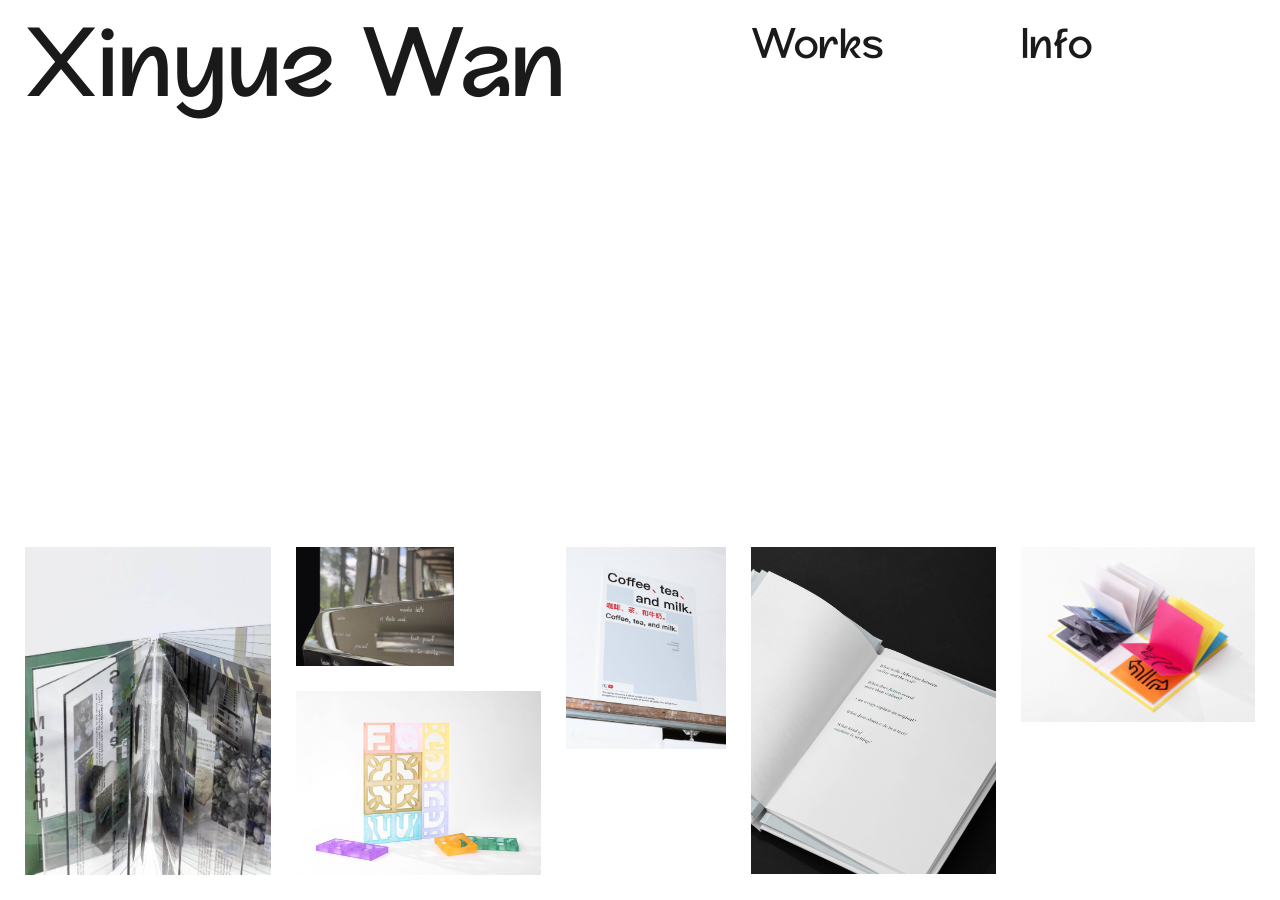
<file: index.html>
<!DOCTYPE html>
<html lang="en">

<head>
  <meta charset="UTF-8">
  <meta name="viewport" content="width=device-width, initial-scale=1.0">
  <title>Xinyue Wan</title>
  <link rel="stylesheet" href="styles/style.css">
  <link rel="stylesheet" href="styles/index.css">
</head>

<body>

  <div class="container">
    <header>
      <div class="name">Xinyue Wan</div>
      <div class="header-spacer"></div>
      <a href="works.html" class="menu menu-works">Works</a>
      <a href="info.html" class="menu">Info</a>
    </header>

    <div class="image-list">
      <div class="image-item image-1">
        <img src="assets/images/stone_meseum/1-1.jpg" alt="">
      </div>
      <div class="image-item image-2">
        <img class="image-2-top" src="assets/images/Written_Remains/6-1.jpg" alt="">
        <img src="assets/images/PANE2K/5-1.jpg" alt="">
      </div>
      <div class="image-item image-3">
        <img src="assets/images/fuhao/4-6.jpg" alt="">
      </div>
      <div class="image-item image-4">
        <img src="assets/images/Writing_Machines/2-1.jpg" alt="">
      </div>
      <div class="image-item image-5">
        <img src="assets/images/notes/3-1.jpg" alt="">
      </div>
    </div>
  </div>


</body>

</html>
</file>
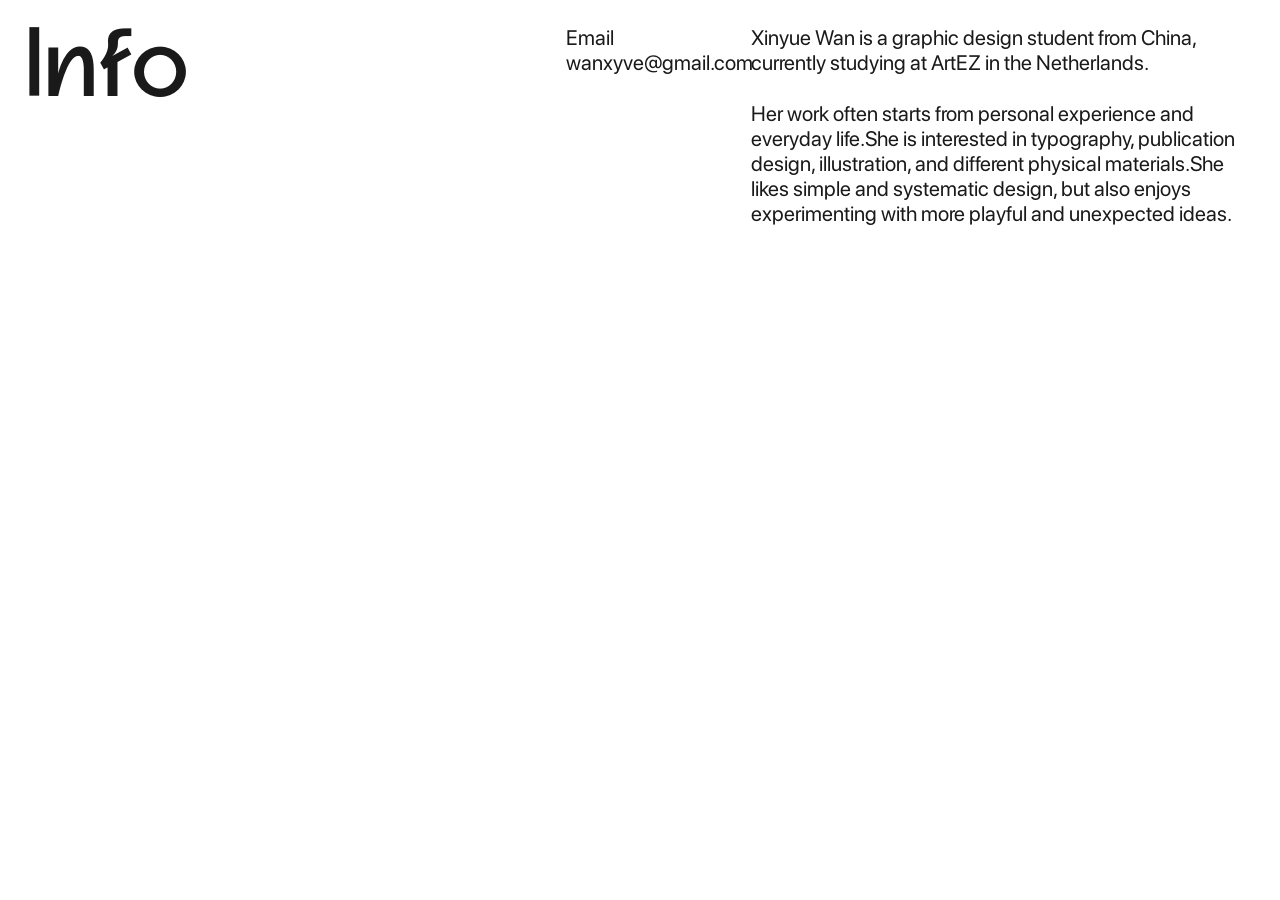
<file: info.html>
<!DOCTYPE html>
<html lang="en">

<head>
  <meta charset="UTF-8">
  <meta name="viewport" content="width=device-width, initial-scale=1.0">
  <title>Xinyue Wan - Info</title>
  <link rel="stylesheet" href="styles/style.css">
  <link rel="stylesheet" href="styles/info.css">
</head>

<body>
  <div class="container">
    <header>
      <div class="name">Info</div>
      <div class="info-desc info-desc-contact">
        <div>Email</div>
        <a href="mailto:wanxyve@gmail.com">wanxyve@gmail.com</a>
      </div>
      <div class="info-desc info-desc-about">
        <div>Xinyue Wan is a graphic design student from China,</div>
        <div>currently studying at ArtEZ in the Netherlands.</div>
        <br>
        <div>Her work often starts from personal experience and</div>
        <div>everyday life.She is interested in typography, publication</div>
        <div>design, illustration, and different physical materials.She</div>
        <div>likes simple and systematic design, but also enjoys</div>
        <div>experimenting with more playful and unexpected ideas.</div>
      </div>
    </header>
  </div>
</body>

</html>
</file>
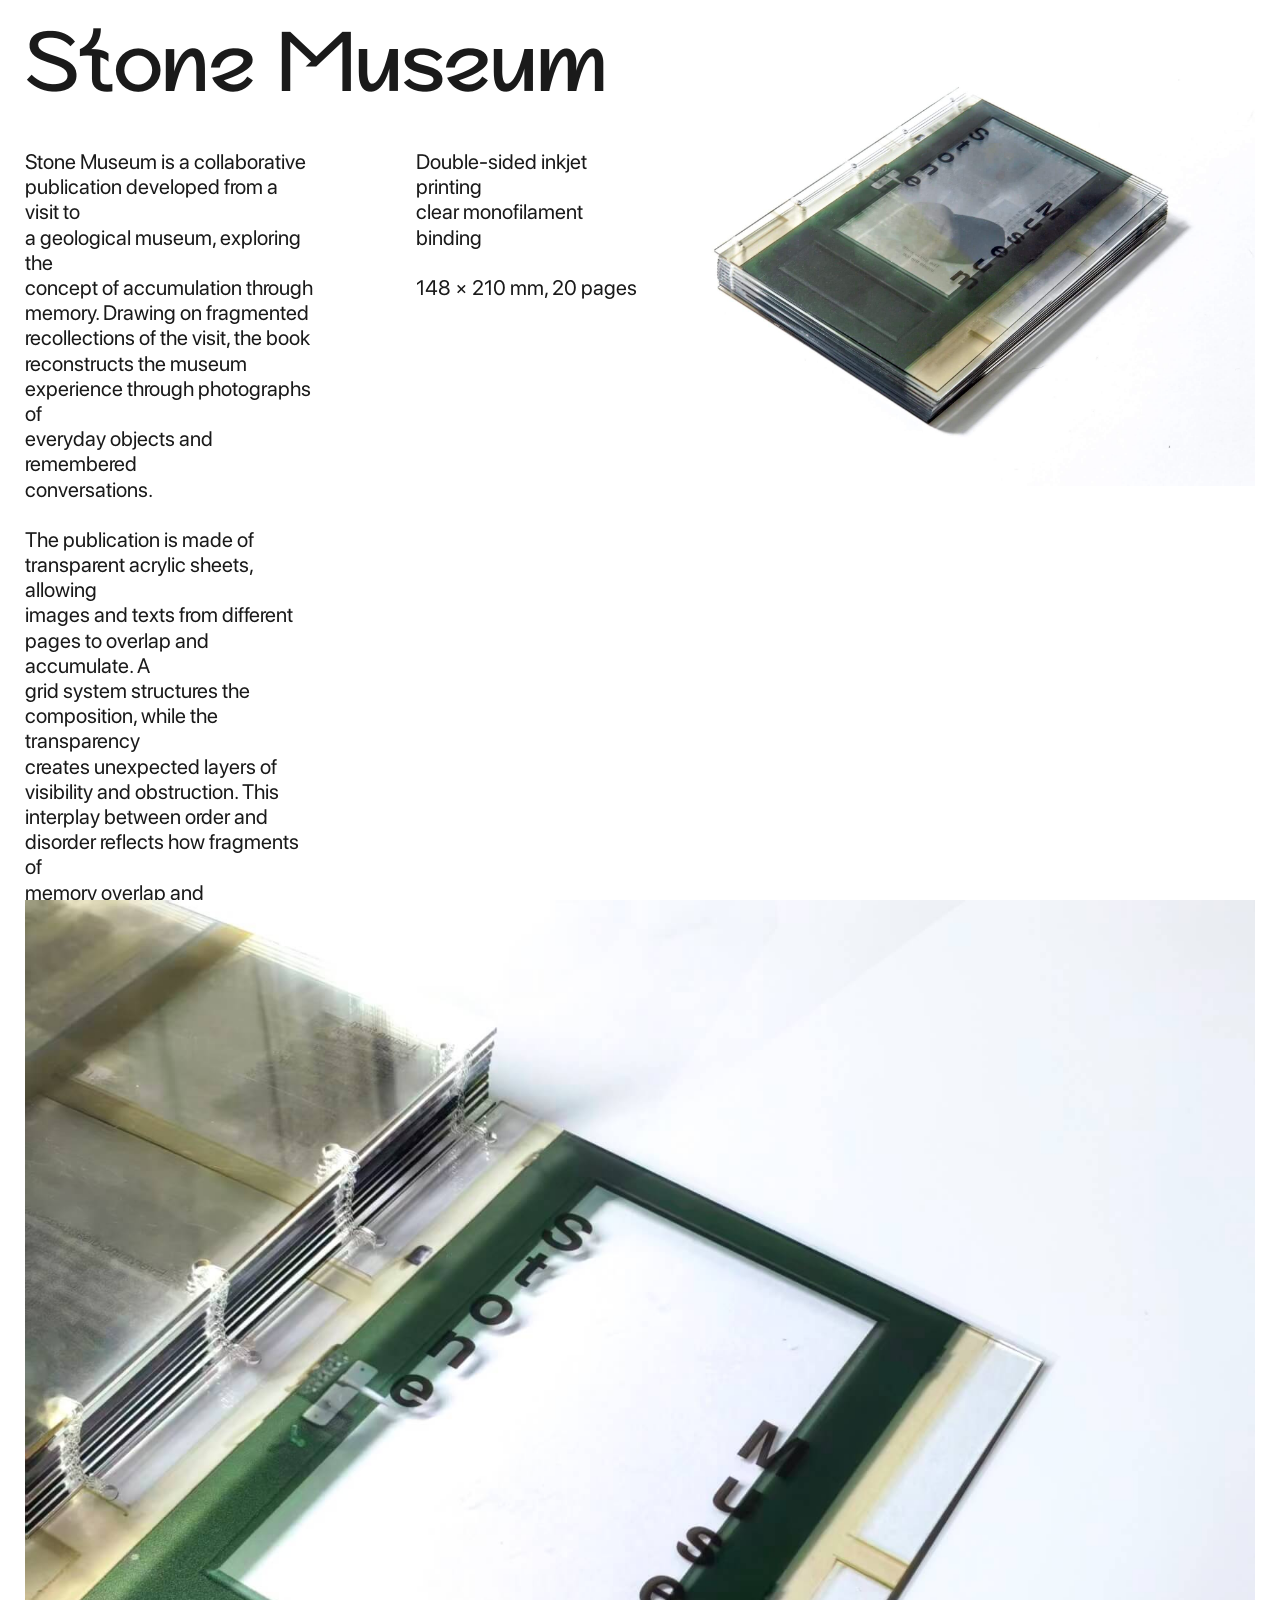
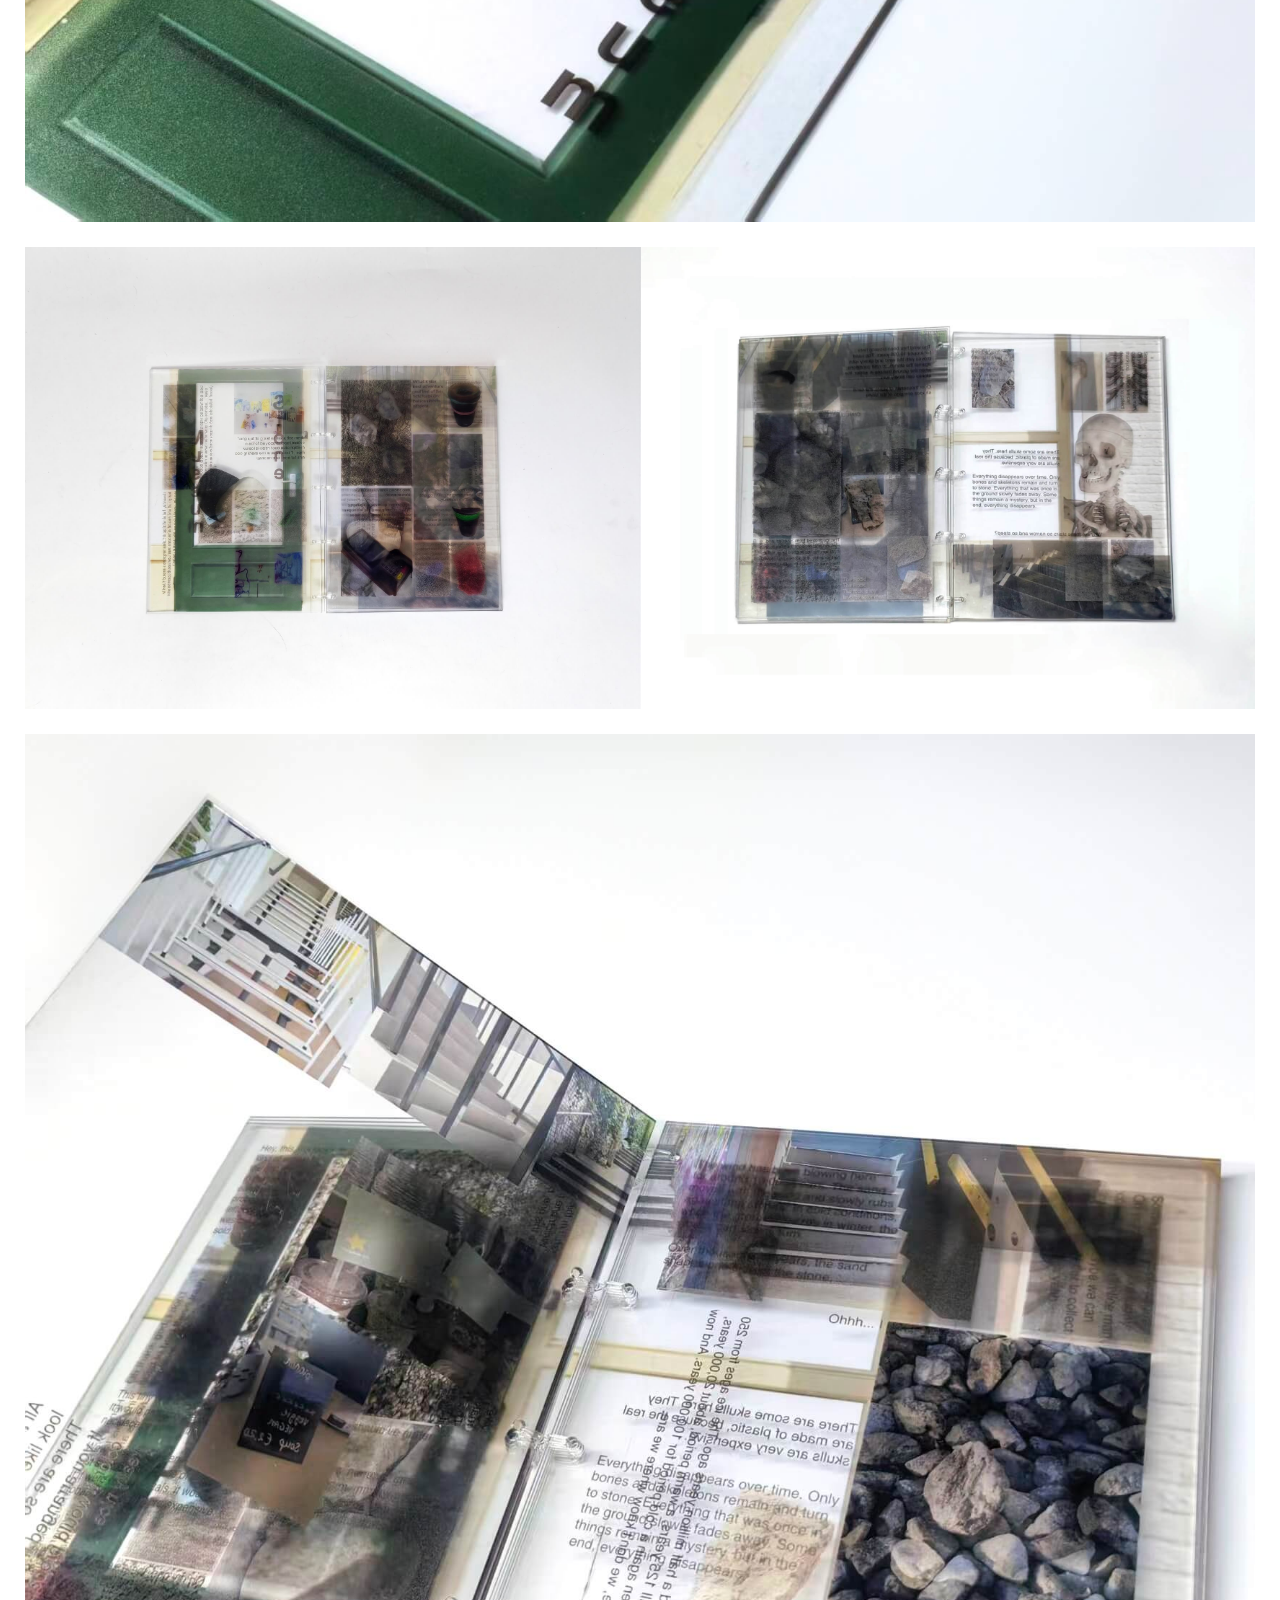
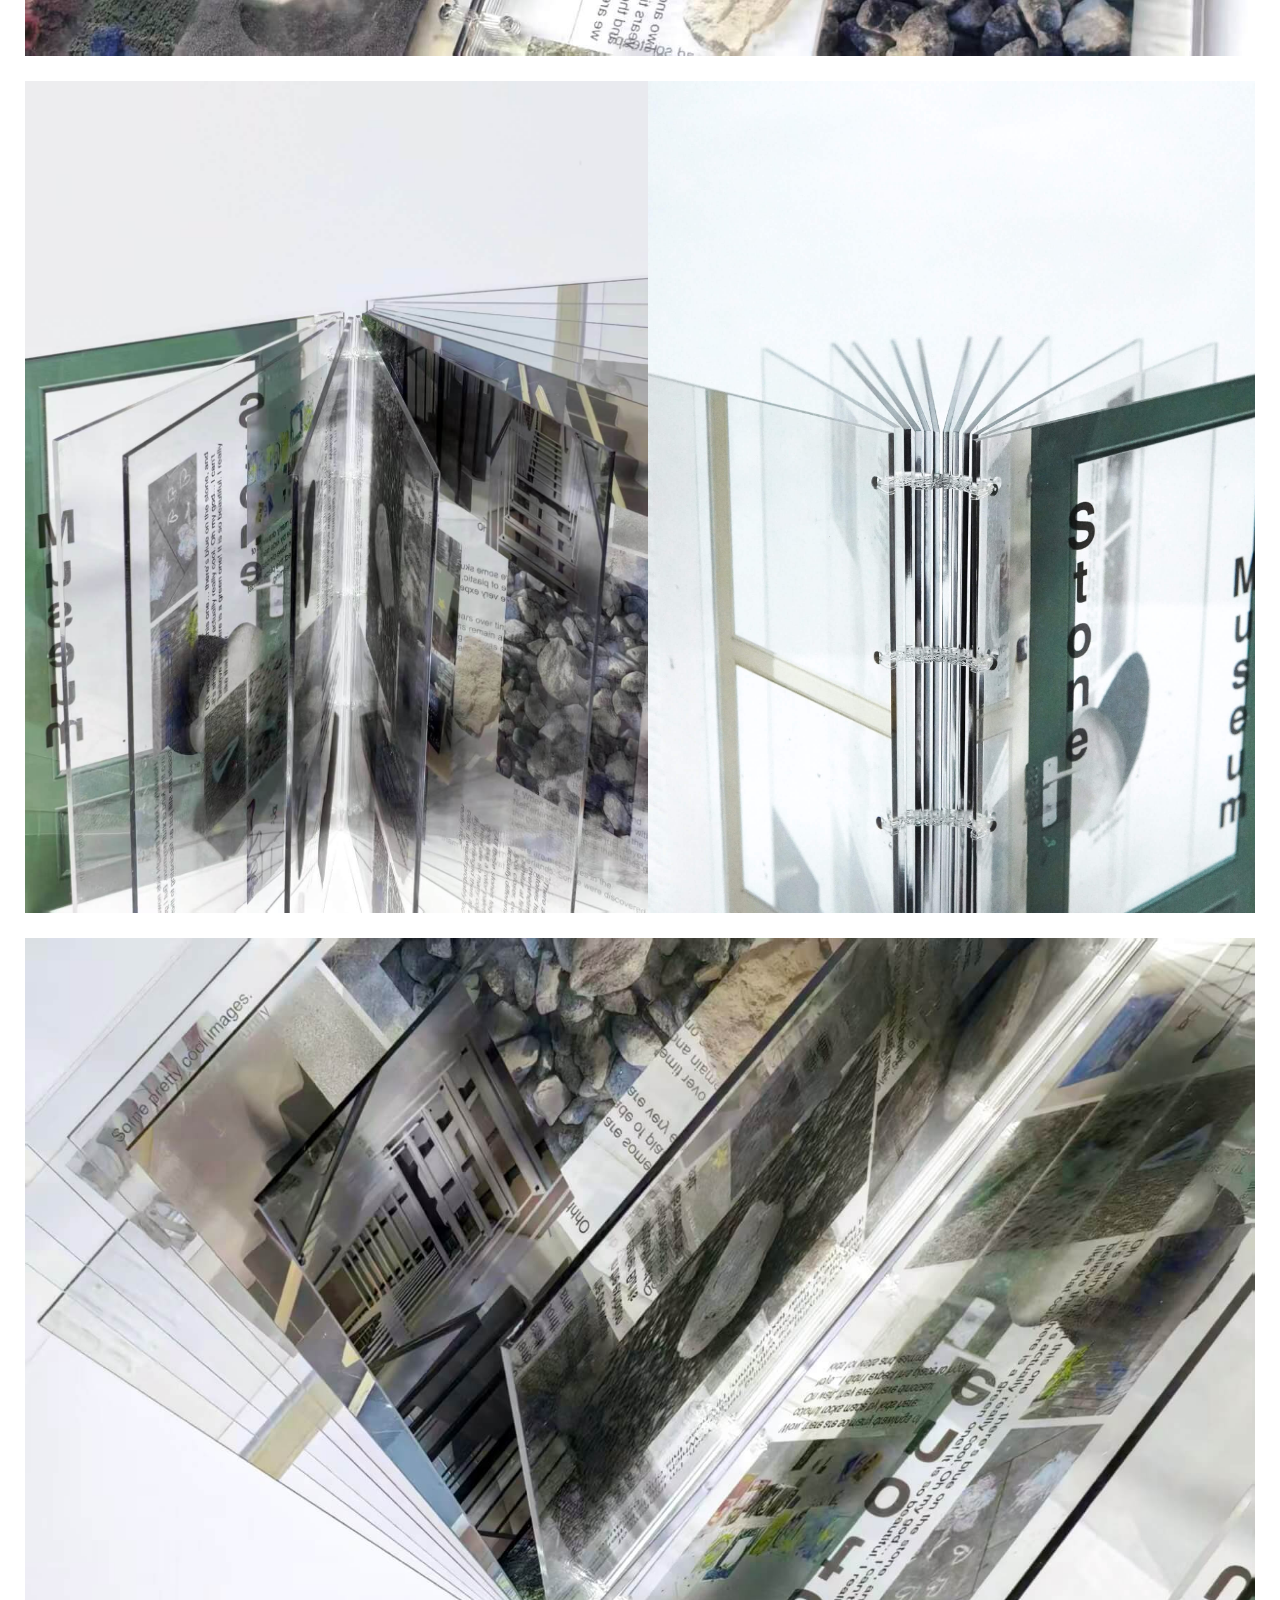
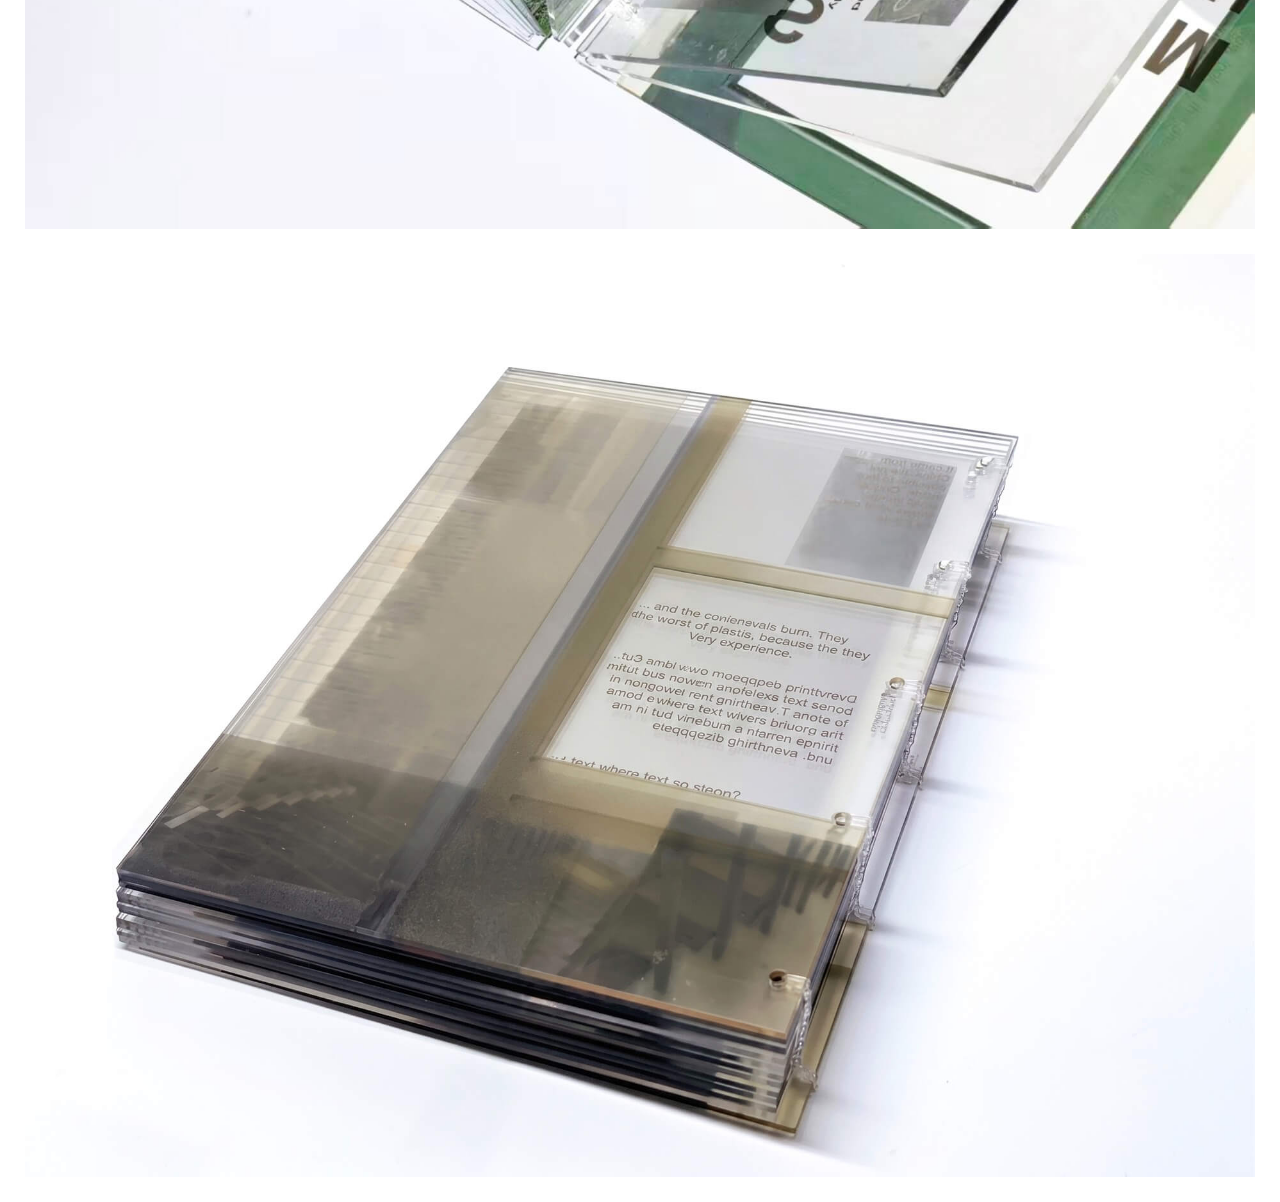
<file: works-item.html>
<!DOCTYPE html>
<html lang="en">

<head>
	<meta charset="UTF-8">
	<meta name="viewport" content="width=device-width, initial-scale=1.0">
	<title>Xinyue Wan - Works Item</title>
	<link rel="stylesheet" href="styles/style.css">
	<link rel="stylesheet" href="styles/works-item.css">
</head>

<body class="work-item-page">
	<div class="work-item-info">
		<div class="work-item-top">
			<div class="work-item-main">
				<div class="work-item-name"></div>
				<div class="work-item-desc-row">
					<!-- 左侧描述 -->
					<div class="work-item-desc work-item-desc-left"></div>
					<!-- 右侧描述 -->
					<div class="work-item-desc work-item-desc-right"></div>
				</div>
			</div>
			<!-- 封面 -->
			<img class="work-item-cover" alt="">
		</div>
		<div class="work-item-meta">
			<div class="work-item-meta-spacer"></div>
			<!-- type -->
			<div class="work-item-type"></div>
			<!-- year -->
			<div class="work-item-year"></div>
		</div>
	</div>

	<div class="work-item-images"></div>

	<script>
		const workItemDataList = [
			{
				id: "stone-museum",
				name: "Stone Museum",
				type: "Publication",
				year: "2026",
				cover: "assets/images/stone_meseum/1-2.jpg",
				images: [
					["assets/images/stone_meseum/1-3.jpg"],
					["assets/images/stone_meseum/1-4.jpg", "assets/images/stone_meseum/1-5.jpg"],
					["assets/images/stone_meseum/1-6.jpg"],
					["assets/images/stone_meseum/1-1.jpg", "assets/images/stone_meseum/1-7.jpg"],
					["assets/images/stone_meseum/1-8.jpg"],
					["assets/images/stone_meseum/1-9.jpg"],
				],
				description: {
					left: `Stone Museum is a collaborative
publication developed from a visit to
a geological museum, exploring the
concept of accumulation through
memory. Drawing on fragmented
recollections of the visit, the book
reconstructs the museum
experience through photographs of
everyday objects and remembered
conversations.

The publication is made of
transparent acrylic sheets, allowing
images and texts from different
pages to overlap and accumulate. A
grid system structures the
composition, while the transparency
creates unexpected layers of
visibility and obstruction. This
interplay between order and
disorder reflects how fragments of
memory overlap and accumulate.`,
					right: `Double-sided inkjet printing
clear monofilament binding

148 × 210 mm, 20 pages`
				}
			},
			{
				id: "writing-machines",
				name: "Writing Machines",
				type: "Publication",
				year: "2026",
				cover: "assets/images/Writing_Machines/2-2.jpg",
				images: [
					["assets/images/Writing_Machines/2-3.jpg"],
					["assets/images/Writing_Machines/2-4.jpg", "assets/images/Writing_Machines/2-5.jpg"],
					["assets/images/Writing_Machines/2-6.jpg"],
					["assets/images/Writing_Machines/2-7.jpg", "assets/images/Writing_Machines/2-8.jpg"],
					["assets/images/Writing_Machines/2-9.jpg"],
					["assets/images/Writing_Machines/2-1.jpg", "assets/images/Writing_Machines/2-10.jpg"],
				],
				description: {
					left: `Writing Machines is a publication
based on Tom McCarthy’s essay of
the same name, exploring the
shifting relationship between reality,
fiction, and reproduction. The
design draws on the perspective of
an open book viewed from an angle
on a table. This visual observation is
translated into the book’s
parallelogram form and typographic
layout, exploring the difference
between an object’s physical form
and how it is perceived.

The publication combines text with
selected photographs by Thomas
Demand, whose work examines the
relationship between constructed
images and reality. The content,
typography, and physical structure
explore how perception shapes our
understanding of what is real.`,
					right: `Digital printing
Smyth-sewn binding

148 × 210 mm, 40 pages`
				}
			},
			{
				id: "notes",
				name: "Notes",
				type: "Publication",
				year: "2026",
				cover: "assets/images/notes/3-2.jpg",
				images: [
					["assets/images/notes/3-3.jpg"],
					["assets/images/notes/3-4.jpg", "assets/images/notes/3-5.jpg", "assets/images/notes/3-6.jpg"],
					["assets/images/notes/3-1.jpg"],
					["assets/images/notes/3-7.jpg", "assets/images/notes/3-8.jpg"],
				],
				description: {
					left: `Notes is a photographic publication
inspired by Counselling for Toads: A
Psychological Adventure, exploring
the character’s emotional changes
and psychological journey through
therapy. Through staged
photography, everyday objects, and
sticky notes, the book reconstructs
key moments from the story in a
personal, diary-like form.

Sticky notes appear throughout the
publication as fragments of
thoughts and conversations,
creating a sense of personal
reflection and everyday
record-keeping. Together, the
photographs and written elements
trace a gradual journey from
depression and self-criticism
towards self-awareness,
expression, and recovery.`,
					right: `Digital printing
Adhesive binding

120 × 120 mm, 48 pages`
				}
			},
			{
				id: "fuhao",
				name: "、《》·",
				type: "Poster",
				year: "2025",
				cover: "assets/images/fuhao/4-1.jpg",
				images: [
					["assets/images/fuhao/4-2.jpg"],
					["assets/images/fuhao/4-4.jpg", "assets/images/fuhao/4-3.jpg"],
					["assets/images/fuhao/4-5.jpg"],
				],
				description: {
					left: `、《》 · is a series of three posters
based on my personal habit of
switching between Chinese and
English while typing. Focusing on
the listing comma（、）, book title
marks（《》）, and middle dot（·）,
the project explores how Chinese
punctuation marks can be used
within English text.

The posters translate this everyday
language switching into a visual
system. Red represents Chinese
and black represents English, while
mixed-language examples
demonstrate how each punctuation
mark functions in an English
context. Through examples, short
explanations, and a keyboard
language-switch symbol, the
posters visualise the movement
between two linguistic systems.`,
					right: `Inkjet printing

594 × 841 mm, set of 3`
				}
			},
			{
				id: "pane2k",
				name: "PANE2K",
				type: "Type Design",
				year: "2026",
				cover: "assets/images/PANE2K/5-2.jpg",
				images: [
					["assets/images/PANE2K/5-1.jpg"],
					["assets/images/PANE2K/5-3.jpg", "assets/images/PANE2K/5-4.jpg"],
					["assets/images/PANE2K/5-5.jpg"],
					["assets/images/PANE2K/5-6.png"],
					["https://player.vimeo.com/video/1195164207?h=a60b1e4dc5"]
				],
				description: {
					left: `PANE2K is an experimental modular
typeface inspired by the concrete
window screens from my childhood.
Drawing on their geometric patterns
and structures, the project develops
a type system built from square
modules within rectangular frames.
Each letter is constructed according
to its symmetry, using reflection and
rotation, while the letterforms
emerge through negative space,
echoing the effect of light passing
through the original screens.

Frosted acrylic blocks imitate brick
construction, allowing the
letterforms to be assembled and
rearranged through play. An
animation illustrates the
development of the typeface, from
its architectural inspiration to the
final design.`,
					right: `Glyphs 3, After Effects
Frosted Acrylic

36 acrylic blocks: 12 × 12 cm,
12 × 24 cm, 24 × 24 cm
Animation: 52 seconds`
				}
			},
			{
				id: "written-remains",
				name: "Written Remains",
				type: "Mixed Media",
				year: "2026",
				cover: "assets/images/Written_Remains/6-2.jpg",
				images: [
					["assets/images/Written_Remains/6-1.jpg"],
					["assets/images/Written_Remains/6-3.jpg", "assets/images/Written_Remains/6-4.jpg"],
					["assets/images/Written_Remains/6-5.jpg"],
					["assets/images/Written_Remains/6-6.jpg"],
				],
				description: {
					left: `Written Remains explores the
physical and sensory qualities of
handwriting in an age of digital
communication. While digital text
can be easily copied and
standardised, handwriting
preserves individual traces of
movement, time, and effort. The
project examines these marks as
records of human presence and the
physical act of writing.

Through laser engraving, hand
engraving, and material
experiments, these traces are
translated into four acrylic panels.
<div id="sound">Sound</div> and scent further extend the
sensory experience of writing. The
work functions as a time capsule,
preserving the physical marks and
sensations of handwriting in an
increasingly digital world.`,
					right: `Laser Engraving, Hand
Engraving, Sound Recording

Acrylic, Graphite Powder, Ink,
Paper Fragments

297 × 210mm, set of 4`
				}
			}
		]
		// 根据 URL 中的 id 渲染对应作品信息
		const id = new URLSearchParams(location.search).get("id");
		const workItem = workItemDataList.find((item) => item.id == id) || workItemDataList[0];

		let winDom = document.querySelector(".work-item-name");
		let nameArr = workItem.name.split("");
		winDom.innerHTML = nameArr.map((char) => {
			return `<span ${char === "·" ? "style='display: inline-block;'" : ""}>${char}</span>`;
		}).join("");
		if (id == "fuhao") {
			winDom.style.lineHeight = "1";
			winDom.style.fontFamily = "PingFang SC";
		}

		let wicDom = document.querySelector(".work-item-cover");
		wicDom.src = workItem.cover;
		wicDom.alt = workItem.name;

		document.querySelector(".work-item-type").textContent = workItem.type;
		document.querySelector(".work-item-year").textContent = workItem.year;
		document.querySelector(".work-item-desc-left").innerHTML = workItem.description.left;
		document.querySelector(".work-item-desc-right").innerHTML = workItem.description.right;
		document.title = `Xinyue Wan - ${workItem.name}`;

		// 按 images 数组逐行渲染图片/视频
		const imagesDom = document.querySelector(".work-item-images");
		workItem.images.forEach((row) => {
			const rowDom = document.createElement("div");
			rowDom.className = "work-item-image-row";
			const isSingle = row.length === 1;
			rowDom.classList.add(isSingle ? "single" : "multi");

			row.forEach((src) => {
				const isVimeo = /player\.vimeo\.com/i.test(src);
				const isVideo = /\.(mp4|mov|webm)$/i.test(src);
				let mediaDom;

				if (isVimeo) {
					// Vimeo 播放器
					mediaDom = document.createElement("iframe");
					mediaDom.src = src;
					mediaDom.title = workItem.name;
					mediaDom.frameBorder = "0";
					mediaDom.referrerPolicy = "strict-origin-when-cross-origin";
					mediaDom.allow = "autoplay; fullscreen; picture-in-picture; clipboard-write; encrypted-media; web-share";
					mediaDom.allowFullscreen = true;
				} else if (isVideo) {
					mediaDom = document.createElement("video");
					mediaDom.src = src;
					mediaDom.autoplay = true;
					mediaDom.loop = true;
					mediaDom.muted = true;
					mediaDom.playsInline = true;
					// 点击切换暂停/播放
					mediaDom.addEventListener("click", () => {
						if (mediaDom.paused) {
							mediaDom.play();
						} else {
							mediaDom.pause();
						}
					});
				} else {
					mediaDom = document.createElement("img");
					mediaDom.alt = workItem.name;
					if (!isSingle) {
						// 等高排列：按宽高比分配宽度
						mediaDom.addEventListener("load", () => {
							mediaDom.style.flexGrow = mediaDom.naturalWidth / mediaDom.naturalHeight;
						});
					}
					mediaDom.src = src;
				}

				rowDom.appendChild(mediaDom);
			});

			imagesDom.appendChild(rowDom);
		});

		// 点击 #sound 播放/暂停音频
		const soundDom = document.querySelector("#sound");
		if (soundDom) {
			const soundAudio = new Audio("assets/images/Written_Remains/sound.m4a");
			soundDom.addEventListener("click", () => {
				if (soundAudio.paused) {
					soundAudio.play();
				} else {
					soundAudio.pause();
				}
			});
		}
	</script>
</body>

</html>
</file>
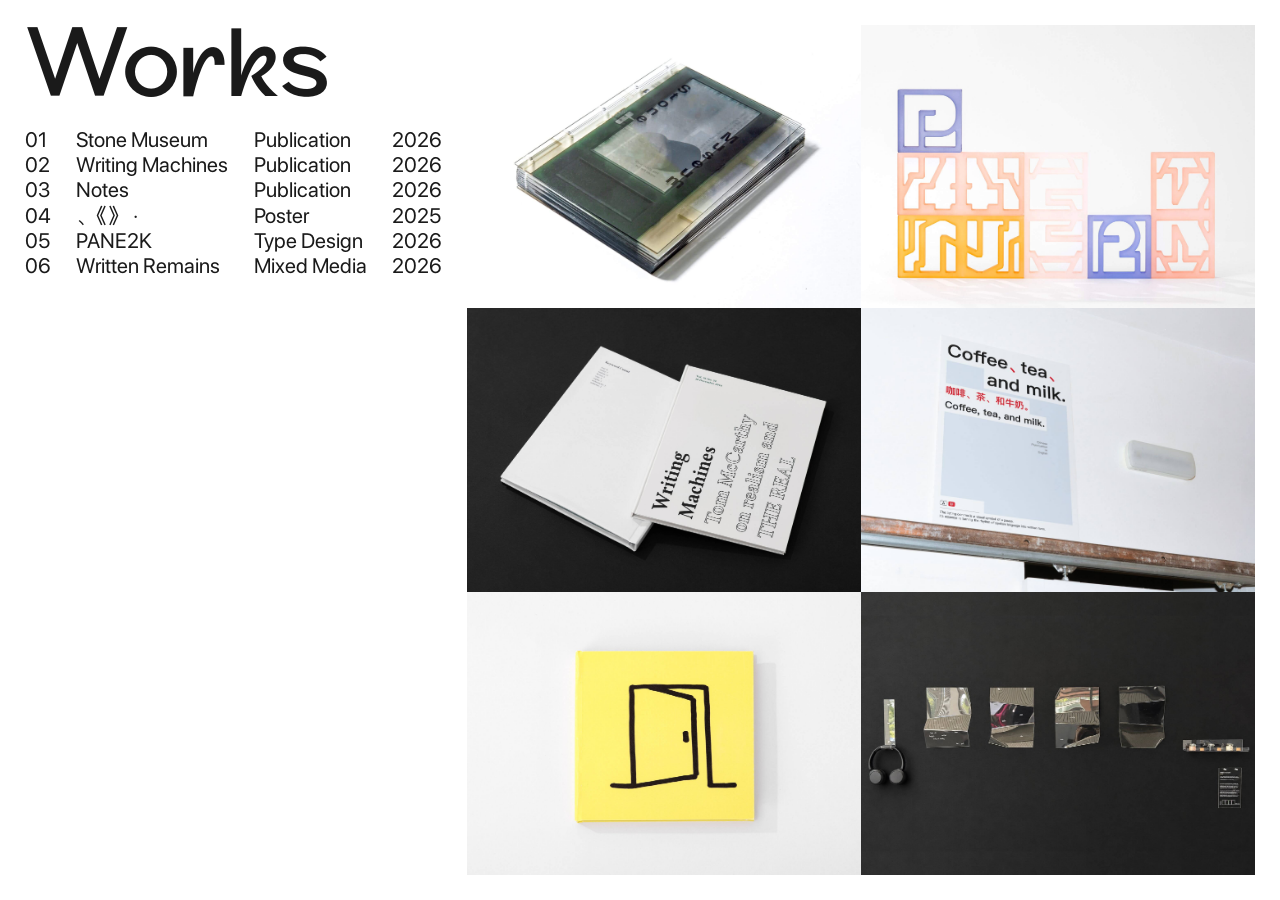
<file: works.html>
<!DOCTYPE html>
<html lang="en">

<head>
  <meta charset="UTF-8">
  <meta name="viewport" content="width=device-width, initial-scale=1.0">
  <title>Xinyue Wan - Works</title>
  <link rel="stylesheet" href="styles/style.css">
  <link rel="stylesheet" href="styles/works.css">
</head>

<body>
  <div class="work-page">
    <div style="flex: 1">
      <div class="name">Works</div>
      <div class="work-list">
        <a class="work-item" data-work="stone-museum" href="works-item.html?id=stone-museum">
          <div class="work-order">01</div>
          <div class="work-name">Stone Museum</div>
          <div class="work-type">Publication</div>
          <div>2026</div>
        </a>
        <a class="work-item" data-work="writing-machines" href="works-item.html?id=writing-machines">
          <div class="work-order">02</div>
          <div class="work-name">Writing Machines</div>
          <div class="work-type">Publication</div>
          <div>2026</div>
        </a>
        <a class="work-item" data-work="notes" href="works-item.html?id=notes">
          <div class="work-order">03</div>
          <div class="work-name">Notes</div>
          <div class="work-type">Publication</div>
          <div>2026</div>
        </a>
        <a class="work-item" data-work="fuhao" href="works-item.html?id=fuhao">
          <div class="work-order">04</div>
          <div class="work-name">、《》&nbsp;·</div>
          <div class="work-type">Poster</div>
          <div>2025</div>
        </a>
        <a class="work-item" data-work="pane2k" href="works-item.html?id=pane2k">
          <div class="work-order">05</div>
          <div class="work-name">PANE2K</div>
          <div class="work-type">Type Design</div>
          <div>2026</div>
        </a>
        <a class="work-item" data-work="written-remains" href="works-item.html?id=written-remains">
          <div class="work-order">06</div>
          <div class="work-name">Written Remains</div>
          <div class="work-type">Mixed Media</div>
          <div>2026</div>
        </a>
      </div>
    </div>
    <div class="work-cover-list">
      <img src="assets/images/stone_meseum/1-2.jpg" alt="" data-work="stone-museum">
      <img src="assets/images/PANE2K/5-2.jpg" alt="" data-work="pane2k">
      <img src="assets/images/Writing_Machines/2-2.jpg" alt="" data-work="writing-machines">
      <img src="assets/images/fuhao/4-1.jpg" alt="" data-work="fuhao">
      <img src="assets/images/notes/3-2.jpg" alt="" data-work="notes">
      <img src="assets/images/Written_Remains/6-2.jpg" alt="" data-work="written-remains">
    </div>
  </div>
</body>

</html>
</file>
<file: styles/style.css>
@font-face {
  font-family: "Gebuk";
  src: url("../assets/fonts/gebuk-regular.otf") format("opentype");
  font-display: swap;
}

@font-face {
  font-family: "PingFang SC";
  src: url("../assets/fonts/PingFang/PingFangSC-Regular.otf") format("opentype");
  font-display: swap;
}

@font-face {
  font-family: "SF Pro";
  src: url("../assets/fonts/SfproRegular.OTF") format("opentype");
  font-display: swap;
}

* {
  margin: 0;
  padding: 0;
  box-sizing: border-box;
}

a {
  color: rgb(26, 26, 26);
  text-decoration: none;
}

a:hover {
  color: rgb(179, 179, 179);
  cursor: pointer;
}

body {
  font-family: "SF Pro", "PingFang SC", sans-serif;
  font-size: 21px;
  line-height: 25.2px;
  color: rgb(26, 26, 26);
}

.container {
  height: 100vh;
  display: flex;
  flex-direction: column;
  align-items: flex-start;
  justify-content: space-between;
  padding: 25px;
}

header {
  display: flex;
  align-items: flex-start;
  width: 100%;
  font-family: "Gebuk";
}

.name {
  font-size: 110px;
  line-height: 0.7;
  width: 44%;
  font-family: "Gebuk";
}
</file>
<file: styles/index.css>
header .menu {
  font-size: 48px;
  line-height: normal;
  line-height: 0.8;
}

header .menu:hover {
  color: rgb(179, 179, 179);
  cursor: pointer;
}

.header-spacer {
  width: 15%;
}

.menu-works {
  width: 22%;
}

.image-list {
  display: flex;
}

.image-item {
  font-size: 0;
}

.image-item img {
  width: 100%;
  display: block;
}

.image-2-top {
  width: 64.5% !important;
  margin-bottom: 25px;
}

.image-1 {
  width: 22%;
  padding-right: 25px;
}

.image-2 {
  width: 22%;
  padding-right: 25px;
}

.image-3 {
  width: 15%;
  padding-right: 25px;
}

.image-4 {
  width: 22%;
  padding-right: 25px;
}

.image-5 {
  flex: 1;
}
</file>
<file: styles/info.css>
header .info-desc {
  font-family: "SF Pro";
  font-size: 21px;
  line-height: 25.2px;
  color: rgb(26, 26, 26);
}

.info-desc-contact {
  width: 15%;
}

.info-desc-about {
  flex: 1;
}
</file>
<file: styles/works-item.css>
.work-item-page {
  padding: 25px;
}

.work-item-info {
  height: calc(100vh - 50px);
  display: flex;
  flex-direction: column;
}

.work-item-top {
  display: flex;
  flex: 1;
  align-items: flex-start;
}

.work-item-main {
  flex: 1;
}

.work-item-desc-row {
  display: flex;
}

.work-item-desc-left {
  margin-right: 100px;
}

.work-item-cover {
  width: 950px;
  max-width: 50%;
}

.work-item-meta {
  display: flex;
  line-height: 0.75;
}

.work-item-meta-spacer {
  width: 50%;
}

.work-item-type {
  flex: 1;
}

.work-item-name {
  font-family: "Gebuk";
  font-size: 95px;
  line-height: 0.78;
  margin-bottom: 50px;
}

/* 保留 description 字符串中的换行 */
.work-item-desc {
  white-space: pre-line;
}

/* 作品图集：每个数组为一行，行间距 25px */
.work-item-images {
  display: flex;
  flex-direction: column;
  gap: 25px;
  margin-top: 25px;
}

.work-item-image-row {
  display: flex;
  align-items: flex-start;
}

.work-item-image-row img,
.work-item-image-row video {
  display: block;
}

/* 单张图片或视频：占满宽度，高度按原始比例 */
.work-item-image-row.single>img,
.work-item-image-row.single>video {
  width: 100%;
  height: auto;
}

/* Vimeo 播放器：占满宽度，按 16:9 比例自适应高度 */
.work-item-image-row.single>iframe {
  width: 100%;
  height: calc(100vh - 50px);
  aspect-ratio: 16 / 9;
  border: 0;
  display: block;
}

/* 多张图片：flex-grow 由脚本设为宽高比，实现等高、按比例铺满整行且无间隙 */
.work-item-image-row.multi>img {
  flex-basis: 0;
  flex-grow: 1;
  flex-shrink: 1;
  min-width: 0;
  height: auto;
}

#sound {
  display: inline-block;
  transition: transform 0.3s ease;
  text-decoration: underline;
}

#sound:hover {
  color: rgb(179, 179, 179);
  cursor: pointer;
  transform: rotate(-10deg);
}

.work-item-image-row video {
  cursor: pointer;
}
</file>
<file: styles/works.css>
.work-page {
  display: flex;
  height: 100vh;
  padding: 25px;
}

.work-list {
  margin-top: 25px;
}

.work-item {
  display: flex;
}

.work-item:hover {
  color: rgb(179, 179, 179);
  cursor: pointer;
}

.work-item div {
  margin-right: 25px;
}

.work-order {
  width: 26px;
}

.work-name {
  width: 153px;
}

.work-type {
  width: 113px;
}

.work-cover-list {
  width: 950px;
  position: relative;
  overflow: hidden;
  font-size: 0;
}

.work-cover-list img {
  position: absolute;
  width: 50%;
  height: calc(100% / 3);
  object-fit: cover;
  z-index: 1;
  transition:
    top 0.55s cubic-bezier(0.22, 0.61, 0.36, 1),
    left 0.55s cubic-bezier(0.22, 0.61, 0.36, 1),
    width 0.55s cubic-bezier(0.22, 0.61, 0.36, 1),
    height 0.55s cubic-bezier(0.22, 0.61, 0.36, 1),
    transform 0.55s cubic-bezier(0.22, 0.61, 0.36, 1),
    opacity 0.25s ease;
}

.work-cover-list img:nth-child(1) {
  top: 0;
  left: 0;
}

.work-cover-list img:nth-child(2) {
  top: 0;
  left: 50%;
}

.work-cover-list img:nth-child(3) {
  top: calc(100% / 3);
  left: 0;
}

.work-cover-list img:nth-child(4) {
  top: calc(100% / 3);
  left: 50%;
}

.work-cover-list img:nth-child(5) {
  top: calc(100% * 2 / 3);
  left: 0;
}

.work-cover-list img:nth-child(6) {
  top: calc(100% * 2 / 3);
  left: 50%;
}

/* 悬浮作品时，其余图片淡出 */
.work-page:has(.work-item:hover) .work-cover-list img {
  opacity: 0;
}

/* 对应的图片放大铺满整个列表 */
.work-page:has(.work-item[data-work="stone-museum"]:hover) .work-cover-list img[data-work="stone-museum"],
.work-page:has(.work-item[data-work="writing-machines"]:hover) .work-cover-list img[data-work="writing-machines"],
.work-page:has(.work-item[data-work="notes"]:hover) .work-cover-list img[data-work="notes"],
.work-page:has(.work-item[data-work="fuhao"]:hover) .work-cover-list img[data-work="fuhao"],
.work-page:has(.work-item[data-work="pane2k"]:hover) .work-cover-list img[data-work="pane2k"],
.work-page:has(.work-item[data-work="written-remains"]:hover) .work-cover-list img[data-work="written-remains"] {
  /* top: 50%; */
  top: 0px;
  left: 0;
  width: 950px;
  height: auto;
  object-fit: contain;
  /* transform: translateY(-50%); */
  opacity: 1;
  z-index: 2;
}
</file>
